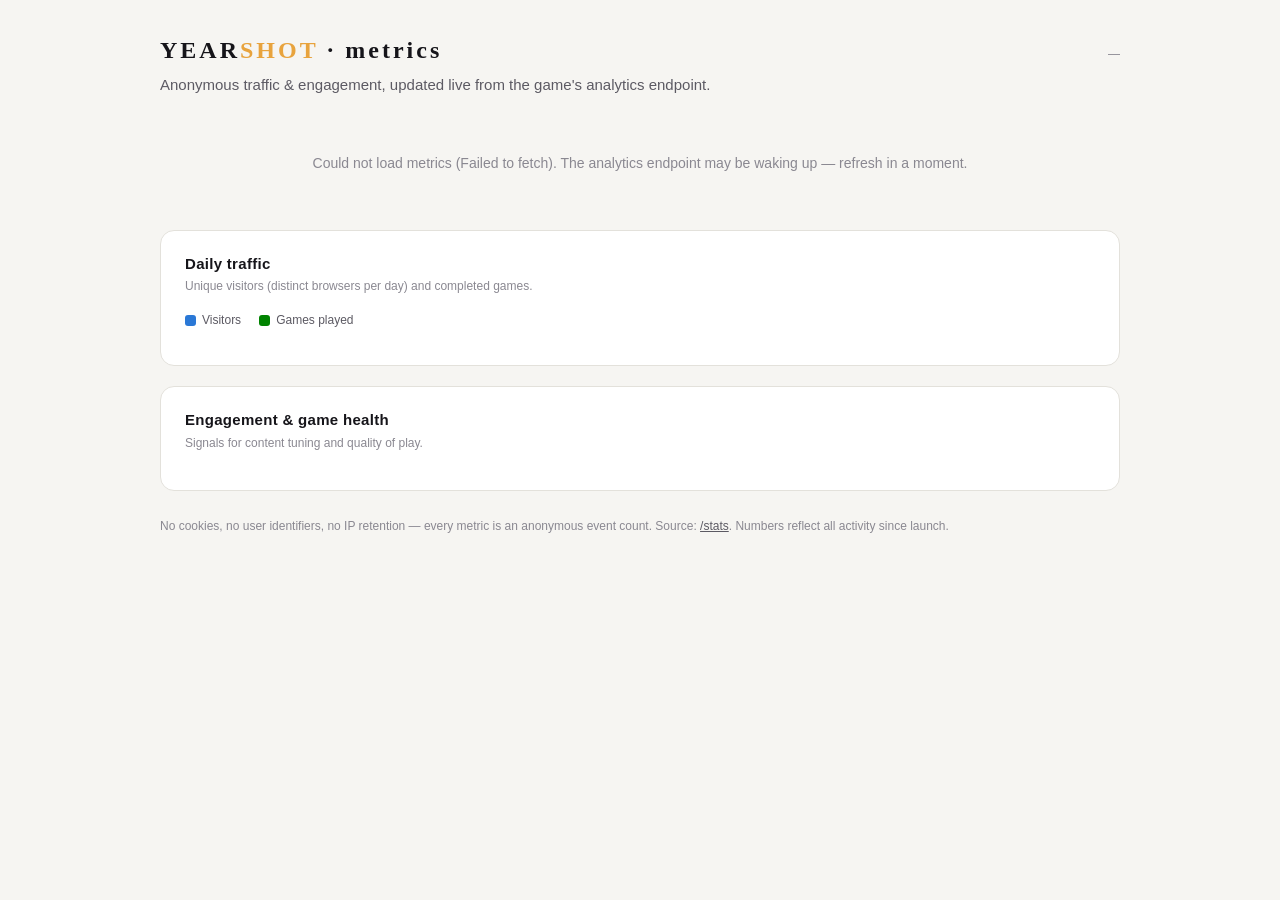
<file: dashboard.html>
<!DOCTYPE html>
<html lang="en">
<head>
<meta charset="utf-8">
<meta name="viewport" content="width=device-width, initial-scale=1">
<title>Yearshot — Traffic &amp; Engagement</title>
<meta name="robots" content="noindex">
<style>
  :root {
    --bg: #101014;
    --surface: #1a1a1f;
    --surface-2: #23232b;
    --line: #2e2e37;
    --text: #f4f2ec;
    --text-dim: #9a97a0;
    --text-mute: #6b6872;
    --accent: #e8a33d;
    --series-visitors: #3987e5;
    --series-plays: #22a06b;
    --good: #4caf6e;
    --warn: #e8a33d;
    --bad: #e05252;
  }
  :root[data-theme="light"] {
    --bg: #f6f5f2;
    --surface: #ffffff;
    --surface-2: #f0efec;
    --line: #e3e1db;
    --text: #16151a;
    --text-dim: #5c5a63;
    --text-mute: #8a8891;
    --series-visitors: #2a78d6;
    --series-plays: #008300;
  }
  @media (prefers-color-scheme: light) {
    :root:not([data-theme="dark"]) {
      --bg: #f6f5f2; --surface: #ffffff; --surface-2: #f0efec; --line: #e3e1db;
      --text: #16151a; --text-dim: #5c5a63; --text-mute: #8a8891;
      --series-visitors: #2a78d6; --series-plays: #008300;
    }
  }
  * { box-sizing: border-box; margin: 0; padding: 0; }
  body {
    background: var(--bg);
    color: var(--text);
    font-family: -apple-system, BlinkMacSystemFont, "Segoe UI", Roboto, Helvetica, Arial, sans-serif;
    -webkit-font-smoothing: antialiased;
    line-height: 1.5;
  }
  .wrap { max-width: 1000px; margin: 0 auto; padding: 32px 20px 64px; }

  header { display: flex; flex-wrap: wrap; align-items: baseline; justify-content: space-between; gap: 8px; margin-bottom: 6px; }
  .brand { font-family: Georgia, "Times New Roman", serif; font-weight: 700; font-size: 24px; letter-spacing: 3px; }
  .brand span { color: var(--accent); }
  .updated { font-size: 12px; color: var(--text-mute); font-variant-numeric: tabular-nums; }
  .subtitle { color: var(--text-dim); font-size: 15px; margin-bottom: 28px; }

  .kpis { display: grid; grid-template-columns: repeat(5, 1fr); gap: 12px; margin-bottom: 28px; }
  .kpi { background: var(--surface); border: 1px solid var(--line); border-radius: 12px; padding: 16px 16px 14px; }
  .kpi-value { font-size: 30px; font-weight: 700; font-variant-numeric: tabular-nums; letter-spacing: -0.5px; color: var(--accent); }
  .kpi-label { font-size: 11px; text-transform: uppercase; letter-spacing: 1px; color: var(--text-dim); margin-top: 4px; }
  .kpi-sub { font-size: 11px; color: var(--text-mute); margin-top: 3px; font-variant-numeric: tabular-nums; }

  .card { background: var(--surface); border: 1px solid var(--line); border-radius: 14px; padding: 22px 24px; margin-bottom: 20px; }
  .card h2 { font-size: 15px; font-weight: 600; letter-spacing: 0.3px; }
  .card-note { font-size: 12px; color: var(--text-mute); margin-top: 2px; margin-bottom: 16px; }

  .legend { display: flex; gap: 18px; margin: 4px 0 14px; font-size: 12px; color: var(--text-dim); }
  .legend span { display: inline-flex; align-items: center; gap: 6px; }
  .swatch { width: 11px; height: 11px; border-radius: 3px; display: inline-block; }

  svg { display: block; width: 100%; height: auto; overflow: visible; }
  .axis-label { fill: var(--text-mute); font-size: 11px; font-variant-numeric: tabular-nums; }
  .grid-line { stroke: var(--line); stroke-width: 1; }
  .bar { transition: opacity .12s; }
  .bar:hover { opacity: 0.78; }
  .bar-label { fill: var(--text-dim); font-size: 10px; font-variant-numeric: tabular-nums; text-anchor: middle; }

  .health-row { display: grid; grid-template-columns: 1fr auto; gap: 12px; align-items: center; padding: 11px 0; border-top: 1px solid var(--line); }
  .health-row:first-of-type { border-top: none; }
  .health-label { font-size: 13px; }
  .health-label small { color: var(--text-mute); display: block; font-size: 11px; }
  .health-value { font-size: 15px; font-weight: 600; font-variant-numeric: tabular-nums; }
  .pill { font-size: 11px; font-weight: 600; padding: 2px 9px; border-radius: 999px; margin-left: 8px; }
  .pill.good { background: rgba(76,175,110,.16); color: var(--good); }
  .pill.warn { background: rgba(232,163,61,.16); color: var(--warn); }
  .pill.bad { background: rgba(224,82,82,.16); color: var(--bad); }

  .empty { color: var(--text-mute); font-size: 14px; padding: 28px 0; text-align: center; }
  footer { margin-top: 26px; font-size: 12px; color: var(--text-mute); line-height: 1.6; }
  footer a { color: var(--text-dim); }

  #tooltip {
    position: fixed; pointer-events: none; z-index: 20; opacity: 0;
    background: var(--surface-2); border: 1px solid var(--line); border-radius: 8px;
    padding: 8px 11px; font-size: 12px; box-shadow: 0 6px 24px rgba(0,0,0,.35);
    transition: opacity .1s; font-variant-numeric: tabular-nums; white-space: nowrap;
  }
  #tooltip .tt-date { color: var(--text-dim); margin-bottom: 4px; font-size: 11px; }
  #tooltip .tt-row { display: flex; align-items: center; gap: 6px; }

  @media (max-width: 720px) {
    .kpis { grid-template-columns: repeat(2, 1fr); }
    .kpi-value { font-size: 26px; }
  }
</style>
</head>
<body>
<div class="wrap">
  <header>
    <div class="brand">YEAR<span>SHOT</span> · metrics</div>
    <div class="updated" id="updated">—</div>
  </header>
  <p class="subtitle">Anonymous traffic &amp; engagement, updated live from the game's analytics endpoint.</p>

  <div class="kpis" id="kpis"></div>

  <div class="card">
    <h2>Daily traffic</h2>
    <p class="card-note">Unique visitors (distinct browsers per day) and completed games.</p>
    <div class="legend">
      <span><i class="swatch" style="background:var(--series-visitors)"></i> Visitors</span>
      <span><i class="swatch" style="background:var(--series-plays)"></i> Games played</span>
    </div>
    <div id="traffic-chart"></div>
  </div>

  <div class="card">
    <h2>Engagement &amp; game health</h2>
    <p class="card-note">Signals for content tuning and quality of play.</p>
    <div id="health"></div>
  </div>

  <footer>
    No cookies, no user identifiers, no IP retention — every metric is an anonymous event count.
    Source: <a id="src" href="#">/stats</a>. Numbers reflect all activity since launch.
  </footer>
</div>
<div id="tooltip"></div>

<script>
"use strict";
const ENDPOINT = "https://yearshot-analytics.tuedolm.workers.dev";
const $ = (s) => document.querySelector(s);
const fmt = (n) => Number(n || 0).toLocaleString("en-US");
const pct = (n) => (n * 100).toFixed(n >= 0.1 ? 0 : 1) + "%";
const tooltip = $("#tooltip");

$("#src").href = ENDPOINT + "/stats";

function showTip(html, evt) {
  tooltip.innerHTML = html;
  tooltip.style.opacity = "1";
  const pad = 14;
  let x = evt.clientX + pad, y = evt.clientY + pad;
  const r = tooltip.getBoundingClientRect();
  if (x + r.width > window.innerWidth) x = evt.clientX - r.width - pad;
  if (y + r.height > window.innerHeight) y = evt.clientY - r.height - pad;
  tooltip.style.left = x + "px";
  tooltip.style.top = y + "px";
}
function hideTip() { tooltip.style.opacity = "0"; }

const SVGNS = "http://www.w3.org/2000/svg";
const el = (name, attrs) => {
  const n = document.createElementNS(SVGNS, name);
  for (const k in attrs) n.setAttribute(k, attrs[k]);
  return n;
};

function niceMax(v) {
  if (v <= 5) return 5;
  const pow = Math.pow(10, Math.floor(Math.log10(v)));
  const steps = [1, 2, 2.5, 5, 10];
  for (const s of steps) if (v <= s * pow) return s * pow;
  return 10 * pow;
}

function renderTraffic(daily) {
  const host = $("#traffic-chart");
  host.innerHTML = "";
  if (!daily.length) { host.innerHTML = '<div class="empty">No visits recorded yet — share the game and this fills in.</div>'; return; }

  const data = daily.slice(-30);
  const W = 920, H = 300, padL = 40, padR = 12, padT = 12, padB = 34;
  const plotW = W - padL - padR, plotH = H - padT - padB;
  const maxV = niceMax(Math.max(1, ...data.map(d => Math.max(d.visitors, d.plays))));
  const groupW = plotW / data.length;
  const barW = Math.min(18, groupW / 2.6);
  const gap = 2;
  const y = (v) => padT + plotH - (v / maxV) * plotH;

  const svg = el("svg", { viewBox: `0 0 ${W} ${H}`, role: "img", "aria-label": "Daily visitors and games played" });

  // gridlines + y labels
  const ticks = 4;
  for (let i = 0; i <= ticks; i++) {
    const val = (maxV / ticks) * i;
    const yy = y(val);
    svg.appendChild(el("line", { class: "grid-line", x1: padL, y1: yy, x2: W - padR, y2: yy }));
    const t = el("text", { class: "axis-label", x: padL - 8, y: yy + 3, "text-anchor": "end" });
    t.textContent = fmt(Math.round(val));
    svg.appendChild(t);
  }

  const showEvery = Math.ceil(data.length / 12);
  data.forEach((d, i) => {
    const gx = padL + i * groupW + groupW / 2;
    const series = [
      { key: "visitors", val: d.visitors, color: "var(--series-visitors)", label: "Visitors" },
      { key: "plays", val: d.plays, color: "var(--series-plays)", label: "Games played" },
    ];
    series.forEach((s, si) => {
      const bx = gx - barW - gap / 2 + si * (barW + gap);
      const by = y(s.val), bh = padT + plotH - by;
      if (bh > 0) {
        const rect = el("rect", { class: "bar", x: bx, y: by, width: barW, height: bh, rx: 3, fill: s.color });
        const tip = `<div class="tt-date">${d.d}</div>` +
          series.map(ss => `<div class="tt-row"><i class="swatch" style="background:${ss.color}"></i>${ss.label}: <b>${fmt(ss.val)}</b></div>`).join("");
        rect.addEventListener("mousemove", (e) => showTip(tip, e));
        rect.addEventListener("mouseleave", hideTip);
        svg.appendChild(rect);
      }
    });
    if (i % showEvery === 0) {
      const t = el("text", { class: "axis-label", x: gx, y: H - padB + 18, "text-anchor": "middle" });
      t.textContent = d.d.slice(5); // MM-DD
      svg.appendChild(t);
    }
  });

  svg.appendChild(el("line", { class: "grid-line", x1: padL, y1: padT + plotH, x2: W - padR, y2: padT + plotH }));
  host.appendChild(svg);
}

function healthRow(label, sub, value, pill) {
  const row = document.createElement("div");
  row.className = "health-row";
  const left = document.createElement("div");
  left.className = "health-label";
  left.innerHTML = label + (sub ? `<small>${sub}</small>` : "");
  const right = document.createElement("div");
  right.className = "health-value";
  right.innerHTML = value + (pill ? ` <span class="pill ${pill.cls}">${pill.text}</span>` : "");
  row.append(left, right);
  return row;
}

function renderHealth(data) {
  const host = $("#health");
  host.innerHTML = "";
  const puzzles = data.puzzles || [];
  const rounds = data.rounds || [];

  const totalPlays = puzzles.reduce((s, p) => s + p.plays, 0);
  if (!totalPlays) { host.innerHTML = '<div class="empty">No completed games yet.</div>'; return; }

  // Median game score across puzzles (weighted by plays), vs PRD 12k–18k target.
  const avgScore = Math.round(puzzles.reduce((s, p) => s + p.avg_total * p.plays, 0) / totalPlays);
  let scorePill;
  if (avgScore >= 12000 && avgScore <= 18000) scorePill = { cls: "good", text: "on target" };
  else if (avgScore > 18000) scorePill = { cls: "warn", text: "too easy" };
  else scorePill = { cls: "warn", text: "too hard" };
  host.appendChild(healthRow("Average game score", "target band 12,000–18,000", fmt(avgScore) + " / 25,000", scorePill));

  // % of rounds guessed within 2 years (PRD: should stay under 10%).
  const totalGuesses = rounds.reduce((s, r) => s + r.guesses, 0);
  const within2 = rounds.reduce((s, r) => s + (r.within2 || 0), 0);
  if (totalGuesses) {
    const rate = within2 / totalGuesses;
    const pill = rate < 0.10 ? { cls: "good", text: "non-trivial" } : { cls: "warn", text: "may be leaking" };
    host.appendChild(healthRow("Rounds nailed within 2 years", "high values mean the medium is giving it away", pct(rate), pill));
  }

  // Hint usage.
  const hints = rounds.reduce((s, r) => s + (r.hints || 0), 0);
  if (totalGuesses) host.appendChild(healthRow("Hint usage", "share of rounds where a hint was taken", pct(hints / totalGuesses)));

  // Share rate.
  const shares = (data.shares || []).reduce((s, x) => s + x.shares, 0);
  const sharePill = shares / totalPlays >= 0.15 ? { cls: "good", text: "strong" } : null;
  host.appendChild(healthRow("Share rate", "results grids copied per completed game", pct(shares / totalPlays), sharePill));
}

function renderKpis(data) {
  const daily = data.daily || [];
  const puzzles = data.puzzles || [];
  const shares = (data.shares || []).reduce((s, x) => s + x.shares, 0);

  const totalVisitors = daily.reduce((s, d) => s + d.visitors, 0);
  const totalPlays = puzzles.reduce((s, p) => s + p.plays, 0);
  const last7 = daily.slice(-7);
  const avg7 = last7.length ? Math.round(last7.reduce((s, d) => s + d.visitors, 0) / last7.length) : 0;
  const completion = totalVisitors ? totalPlays / totalVisitors : 0;
  const shareRate = totalPlays ? shares / totalPlays : 0;

  const kpis = [
    { v: fmt(totalVisitors), l: "Unique visitors", s: "since launch" },
    { v: fmt(avg7), l: "Avg daily visitors", s: "last 7 days" },
    { v: fmt(totalPlays), l: "Games played", s: "completed" },
    { v: totalVisitors ? pct(completion) : "—", l: "Completion rate", s: "visitors → finished" },
    { v: totalPlays ? pct(shareRate) : "—", l: "Share rate", s: "grids copied" },
  ];
  $("#kpis").innerHTML = kpis.map(k =>
    `<div class="kpi"><div class="kpi-value">${k.v}</div><div class="kpi-label">${k.l}</div><div class="kpi-sub">${k.s}</div></div>`
  ).join("");
}

fetch(ENDPOINT + "/stats", { cache: "no-cache" })
  .then((r) => { if (!r.ok) throw new Error("HTTP " + r.status); return r.json(); })
  .then((data) => {
    renderKpis(data);
    renderTraffic(data.daily || []);
    renderHealth(data);
    const now = new Date();
    $("#updated").textContent = "updated " + now.toISOString().slice(0, 16).replace("T", " ") + " UTC";
  })
  .catch((e) => {
    $("#kpis").innerHTML = '<div class="empty" style="grid-column:1/-1">Could not load metrics (' + e.message + '). The analytics endpoint may be waking up — refresh in a moment.</div>';
  });
</script>
</body>
</html>
</file>
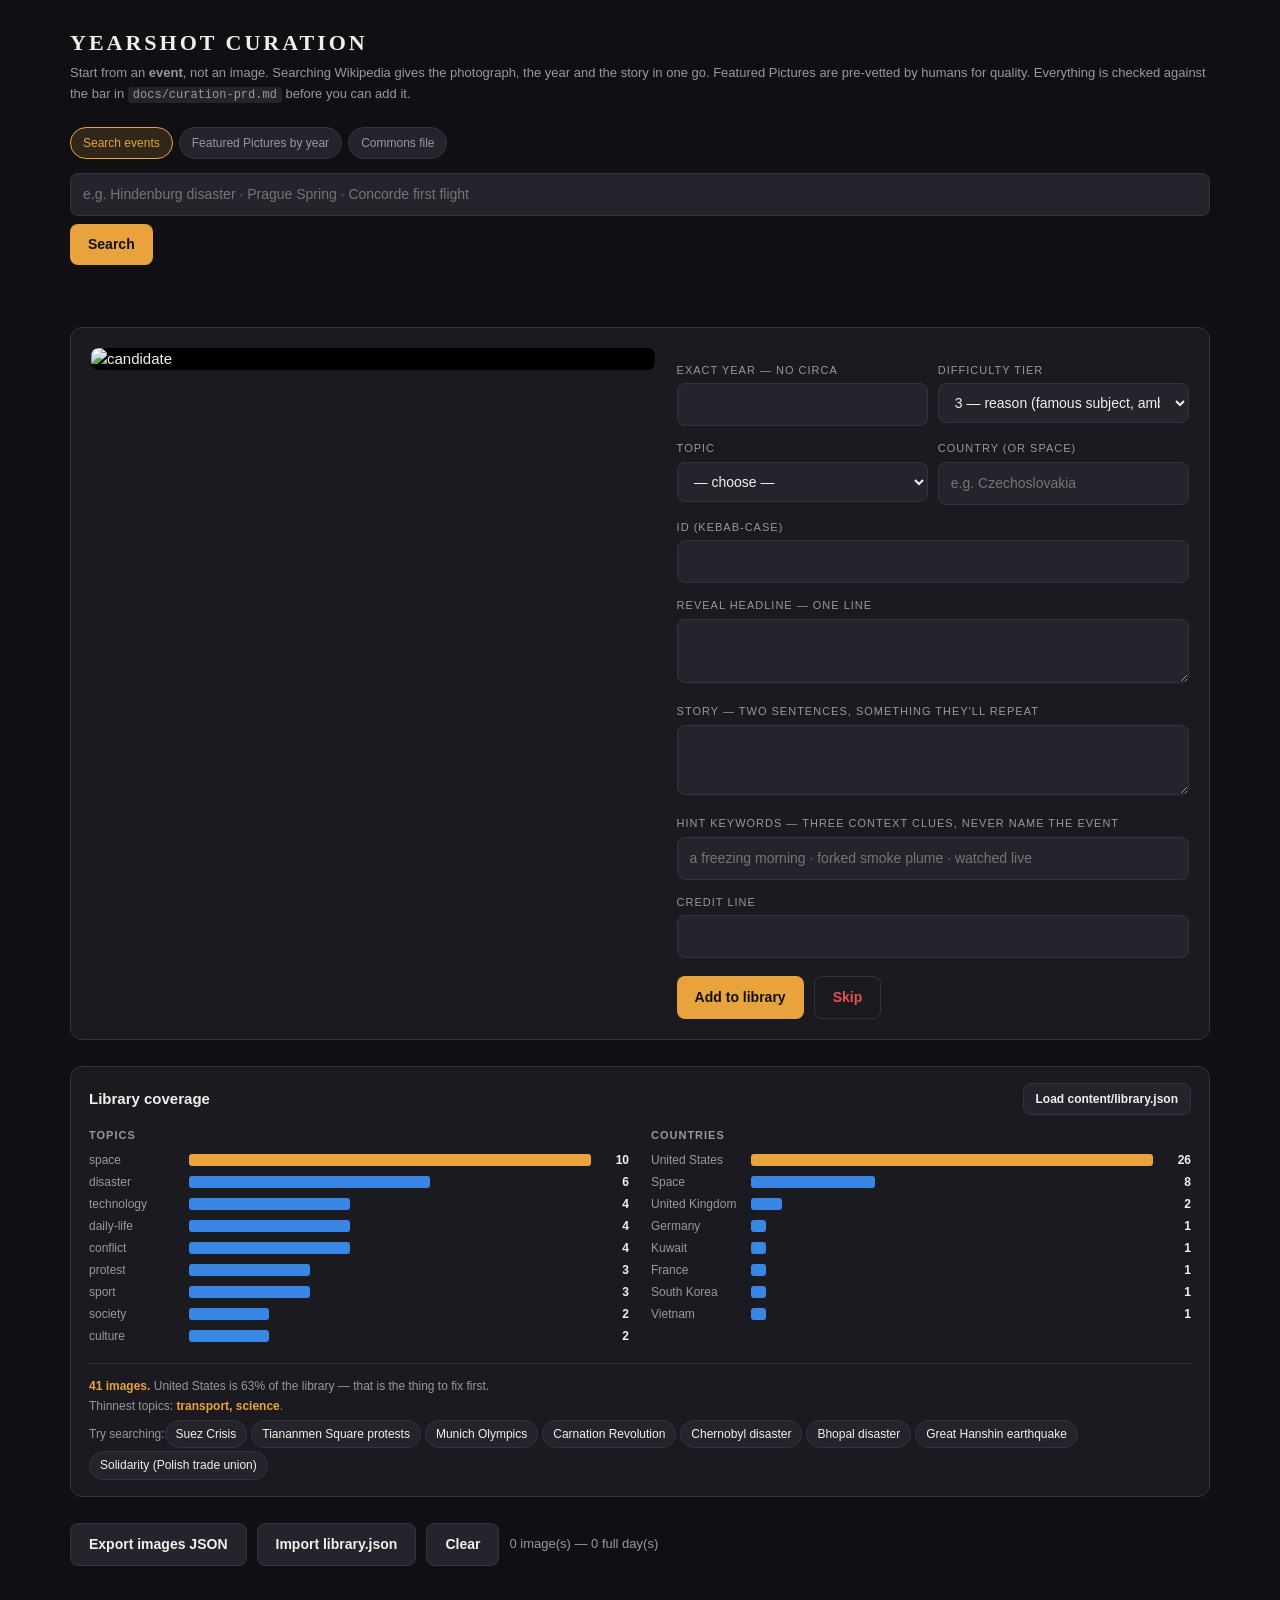
<file: tools/curate.html>
<!DOCTYPE html>
<html lang="en">
<head>
<meta charset="utf-8">
<meta name="viewport" content="width=device-width, initial-scale=1">
<title>Yearshot curation</title>
<style>
:root{--bg:#101014;--surface:#1a1a20;--s2:#24242c;--line:#34343e;--text:#f2f0eb;
  --dim:#9a97a0;--mute:#6b6872;--accent:#e8a33d;--green:#4caf6e;--red:#e05252;--blue:#3987e5}
*{box-sizing:border-box;margin:0;padding:0}
body{background:var(--bg);color:var(--text);font:15px/1.5 -apple-system,BlinkMacSystemFont,"Segoe UI",Roboto,sans-serif;-webkit-font-smoothing:antialiased}
.wrap{max-width:1180px;margin:0 auto;padding:26px 20px 80px}
h1{font-family:Georgia,serif;letter-spacing:3px;font-size:22px}
.sub{color:var(--dim);font-size:13px;margin:4px 0 22px;line-height:1.6}
.sub code{background:var(--s2);padding:1px 5px;border-radius:4px;font-size:12px}

.searchbar{display:flex;gap:8px;flex-wrap:wrap;margin-bottom:10px}
input,textarea,select{background:var(--s2);border:1px solid var(--line);color:var(--text);
  border-radius:8px;padding:10px 12px;font:inherit;font-size:14px;width:100%}
textarea{resize:vertical;min-height:70px;line-height:1.5}
button{background:var(--accent);color:var(--bg);border:none;border-radius:8px;
  padding:10px 18px;font:inherit;font-size:14px;font-weight:600;cursor:pointer;white-space:nowrap}
button.sec{background:var(--s2);color:var(--text);border:1px solid var(--line)}
button.rej{background:transparent;color:var(--red);border:1px solid var(--line)}
button:disabled{opacity:.4;cursor:default}
.modes{display:flex;gap:6px;margin-bottom:14px;flex-wrap:wrap}
.mode{font-size:12px;padding:6px 12px;border-radius:999px;background:var(--s2);
  border:1px solid var(--line);color:var(--dim);cursor:pointer}
.mode.on{background:rgba(232,163,61,.15);border-color:var(--accent);color:var(--accent)}

.status{font-size:13px;color:var(--dim);min-height:20px;margin-bottom:10px}
.status.err{color:var(--red)}

.results{display:grid;grid-template-columns:repeat(auto-fill,minmax(210px,1fr));gap:12px}
.hit{background:var(--surface);border:1px solid var(--line);border-radius:10px;
  overflow:hidden;cursor:pointer;display:flex;flex-direction:column}
.hit:hover{border-color:var(--accent)}
.hit img{width:100%;height:120px;object-fit:cover;background:#000}
.hit .t{padding:8px 10px;font-size:13px;font-weight:600}
.hit .d{padding:0 10px 9px;font-size:11px;color:var(--mute);line-height:1.4;
  display:-webkit-box;-webkit-line-clamp:2;-webkit-box-orient:vertical;overflow:hidden}

.editor{display:grid;grid-template-columns:1.1fr 1fr;gap:22px;margin-top:22px;
  background:var(--surface);border:1px solid var(--line);border-radius:12px;padding:20px}
.editor img{width:100%;border-radius:8px;background:#000;cursor:zoom-in;display:block}
label{display:block;font-size:11px;text-transform:uppercase;letter-spacing:1px;
  color:var(--dim);margin:14px 0 5px}
.row{display:flex;gap:10px}
.row>*{flex:1}
.checks{font-size:12px;line-height:1.9;margin-top:12px}
.ok{color:var(--green)}.bad{color:var(--red)}.warn{color:var(--accent)}
.src{font-size:11px;color:var(--mute);margin-top:8px}
.src a{color:var(--dim)}
.editor-actions{display:flex;gap:10px;margin-top:18px}
.blocked{background:rgba(224,82,82,.1);border:1px solid var(--red);border-radius:8px;
  padding:10px 12px;font-size:12px;color:var(--red);margin-top:12px;line-height:1.5}

.libbar{display:flex;gap:10px;align-items:center;flex-wrap:wrap;margin:26px 0 10px}
#count{font-size:13px;color:var(--dim)}
.lib{display:flex;flex-direction:column;gap:7px}
.lrow{display:grid;grid-template-columns:52px 46px 1fr auto auto;gap:10px;align-items:center;
  background:var(--s2);border-radius:8px;padding:7px 10px;font-size:13px}
.lrow img{width:52px;height:36px;object-fit:cover;border-radius:4px}
.lrow .y{font-weight:700}
.lrow .x{background:none;border:none;color:var(--red);cursor:pointer;padding:4px;font-size:15px}
.alt-label{font-size:11px;color:var(--mute);margin:10px 0 6px}
.alt-strip{display:flex;gap:6px;overflow-x:auto;padding-bottom:4px}
.alt-strip img{width:78px;height:56px;object-fit:cover;border-radius:5px;cursor:pointer;
  background:#000;border:2px solid transparent;flex:none}
.alt-strip img:hover{border-color:var(--dim)}
.alt-strip img.on{border-color:var(--accent)}
.coverage{background:var(--surface);border:1px solid var(--line);border-radius:12px;
  padding:16px 18px;margin-top:26px}
.cov-head{display:flex;justify-content:space-between;align-items:center;gap:10px;margin-bottom:12px}
button.small{font-size:12px;padding:6px 12px}
.cov-body{display:grid;grid-template-columns:1fr 1fr;gap:22px}
.cov-col h4{font-size:11px;text-transform:uppercase;letter-spacing:1px;color:var(--dim);
  font-weight:600;margin-bottom:7px}
.bar{display:grid;grid-template-columns:92px 1fr 30px;gap:8px;align-items:center;
  font-size:12px;color:var(--dim);margin-bottom:4px}
.bar i{display:block;height:12px;border-radius:3px;background:var(--blue);min-width:2px}
.bar i.over{background:var(--accent)}
.bar b{text-align:right;color:var(--text);font-weight:600}
.cov-gaps{margin-top:14px;padding-top:12px;border-top:1px solid var(--line);font-size:12px;
  color:var(--dim);line-height:1.7}
.cov-gaps b{color:var(--accent)}
.gap-chip{display:inline-block;background:var(--s2);border:1px solid var(--line);
  border-radius:999px;padding:3px 10px;margin:3px 4px 0 0;cursor:pointer;color:var(--text)}
.gap-chip:hover{border-color:var(--accent)}
@media(max-width:700px){.cov-body{grid-template-columns:1fr}}
#lightbox{position:fixed;inset:0;background:rgba(0,0,0,.92);display:none;align-items:center;
  justify-content:center;z-index:50;cursor:zoom-out;padding:24px}
#lightbox.on{display:flex}
#lightbox img{max-width:100%;max-height:92vh;object-fit:contain;border-radius:6px}
@media(max-width:860px){.editor{grid-template-columns:1fr}}
</style>
</head>
<body>
<div class="wrap">
  <h1>YEARSHOT CURATION</h1>
  <p class="sub">
    Start from an <strong>event</strong>, not an image. Searching Wikipedia gives the
    photograph, the year and the story in one go. Featured Pictures are pre-vetted by
    humans for quality. Everything is checked against the bar in
    <code>docs/curation-prd.md</code> before you can add it.
  </p>

  <div class="modes">
    <div class="mode on" data-mode="event">Search events</div>
    <div class="mode" data-mode="featured">Featured Pictures by year</div>
    <div class="mode" data-mode="file">Commons file</div>
  </div>

  <div class="searchbar">
    <input id="q" placeholder="e.g. Hindenburg disaster · Prague Spring · Concorde first flight">
    <button id="go">Search</button>
  </div>
  <div class="status" id="status"></div>
  <div class="results" id="results"></div>

  <div class="editor" id="editor" hidden>
    <div>
      <img id="preview" alt="candidate">
      <div id="alts" hidden></div>
      <div class="checks" id="checks"></div>
      <div class="src" id="src"></div>
      <div class="blocked" id="blocked" hidden></div>
    </div>
    <div>
      <div class="row">
        <div>
          <label for="year">Exact year — no circa</label>
          <input id="year" type="number" min="1826" max="2100">
        </div>
        <div>
          <label for="tier">Difficulty tier</label>
          <select id="tier">
            <option value="1">1 — gift (the year is common knowledge)</option>
            <option value="2">2 — recall (famous, year takes effort)</option>
            <option value="3" selected>3 — reason (famous subject, ambiguous year)</option>
            <option value="4">4 — read the era</option>
            <option value="5">5 — devious (feels like another decade)</option>
          </select>
        </div>
      </div>
      <div class="row">
        <div>
          <label for="topic">Topic</label>
          <!-- No default on purpose: defaulting to a real topic silently tags
               everything the curator forgets to set, and "space" is already
               the most over-represented category in the library. -->
          <select id="topic">
            <option value="" selected>— choose —</option>
            <option>space</option><option>conflict</option><option>disaster</option>
            <option>politics</option><option>protest</option><option>sport</option>
            <option>culture</option><option>technology</option><option>transport</option>
            <option>daily-life</option><option>society</option><option>science</option>
          </select>
        </div>
        <div>
          <label for="country">Country (or Space)</label>
          <input id="country" placeholder="e.g. Czechoslovakia">
        </div>
      </div>
      <label for="id">id (kebab-case)</label>
      <input id="id">
      <label for="blurb">Reveal headline — one line</label>
      <textarea id="blurb" style="min-height:52px"></textarea>
      <label for="story">Story — two sentences, something they'll repeat</label>
      <textarea id="story"></textarea>
      <label for="keywords">Hint keywords — three context clues, never name the event</label>
      <input id="keywords" placeholder="a freezing morning · forked smoke plume · watched live">
      <label for="credit">Credit line</label>
      <input id="credit">
      <div class="editor-actions">
        <button id="add">Add to library</button>
        <button id="skip" class="rej">Skip</button>
      </div>
    </div>
  </div>

  <div class="coverage" id="coverage" hidden>
    <div class="cov-head">
      <strong>Library coverage</strong>
      <button id="loadlib" class="sec small">Load content/library.json</button>
    </div>
    <div class="cov-body" id="cov-body"></div>
    <div class="cov-gaps" id="cov-gaps"></div>
  </div>

  <div class="libbar">
    <button id="export" class="sec">Export images JSON</button>
    <button id="import" class="sec">Import library.json</button>
    <input type="file" id="importfile" accept=".json" hidden>
    <button id="clear" class="sec">Clear</button>
    <span id="count"></span>
  </div>
  <div class="lib" id="lib"></div>
</div>
<div id="lightbox"><img alt="full size"></div>

<script>
"use strict";
const $ = (id) => document.getElementById(id);
const KEY = "ys.curation";
let lib = [];
try { lib = JSON.parse(localStorage.getItem(KEY)) || []; } catch { lib = []; }
let mode = "event";
let current = null;

/* ---------- Content guardrails ----------
   War and difficult history belong in this game — that is the history worth
   learning. The line is drawn at graphic imagery, not at dark subject matter,
   so battles, protests, disasters and their aftermath all pass while gore does
   not. A short list of atrocity contexts stays blocked because their imagery is
   overwhelmingly of victims, which no scoring screen should sit beneath. */
const GRAPHIC = new RegExp("\\b(" + [
  "corpse","corpses","dead body","dead bodies","cadaver","mass grave","skeletal remains",
  "execution","executed","beheading","decapitat","hanging of","lynching","lynched",
  "firing squad","mutilat","dismember","disembowel","torture","tortured",
  "gore","gory","bloodied","blood-soaked","severed",
  "concentration camp","extermination camp","gas chamber","auschwitz","dachau",
  "buchenwald","treblinka","holocaust victim","genocide","massacre of","emaciated"
].join("|") + ")\\b", "i");

const FREE = /public domain|^cc0|^cc by(-sa)?[ -]?\d/i;

/* Articles lead with flags, maps, crests and paintings as often as photographs,
   and none of those carry photographic era cues. Checked against filename and
   categories rather than the article text, which legitimately mentions maps. */
const NOT_PHOTO = new RegExp("\\b(" + [
  "flag of","coat of arms","emblem","crest","seal of","logo",
  "map of","maps of","atlas","cartograph","diagram","chart of",
  "painting","portrait painting","engraving","lithograph","etching","woodcut",
  "drawing","illustration","manuscript","poster","stamp","banknote","medal",
  // Non-English archives label these in their own language, and an
  // English-only list let a Portuguese flag ("Bandeira") through.
  "gemälde","zeichnung","stich","karte","flagge",
  "bandeira","bandera","drapeau","vlag","flagga","lippu",
  "mapa","mappa","carte de","escudo","brasão","wappen","pintura","peinture"
].join("|") + ")\\b", "i");

const api = async (url) => (await fetch(url)).json();
const strip = (s) => (s || "").replace(/<[^>]*>/g, "").replace(/\s+/g, " ").trim();
const setStatus = (t, err) => { $("status").textContent = t; $("status").className = "status" + (err ? " err" : ""); };

/* ---------- Search modes ---------- */

async function searchEvents(q) {
  const url = "https://en.wikipedia.org/w/api.php?action=query&format=json&origin=*"
    + "&generator=search&gsrlimit=18&gsrsearch=" + encodeURIComponent(q)
    + "&prop=pageimages|extracts&exintro=1&explaintext=1&exsentences=2&piprop=thumbnail&pithumbsize=400";
  const j = await api(url);
  const pages = Object.values(j.query?.pages || {});
  pages.sort((a, b) => (a.index || 99) - (b.index || 99));
  return pages.map((p) => ({
    kind: "event", title: p.title,
    thumb: p.thumbnail?.source || "",
    desc: strip(p.extract).slice(0, 180),
  }));
}

async function searchFeatured(year) {
  // Human-vetted for quality; the PRD's quality bar is already enforced here.
  const cat = /^\d{4}$/.test(year.trim())
    ? `Featured pictures taken in ${year.trim()}` : `Featured pictures of ${year.trim()}`;
  const url = "https://commons.wikimedia.org/w/api.php?action=query&format=json&origin=*"
    + "&generator=categorymembers&gcmtype=file&gcmlimit=30&gcmtitle=" + encodeURIComponent("Category:" + cat)
    + "&prop=imageinfo&iiprop=url&iiurlwidth=400";
  const j = await api(url);
  const pages = Object.values(j.query?.pages || {});
  return pages.map((p) => ({
    kind: "file", title: p.title.replace("File:", ""),
    thumb: p.imageinfo?.[0]?.thumburl || "", desc: "",
  }));
}

$("go").addEventListener("click", run);
$("q").addEventListener("keydown", (e) => { if (e.key === "Enter") run(); });

document.querySelectorAll(".mode").forEach((m) => m.addEventListener("click", () => {
  document.querySelectorAll(".mode").forEach((x) => x.classList.remove("on"));
  m.classList.add("on");
  mode = m.dataset.mode;
  $("q").placeholder = mode === "event"
    ? "e.g. Hindenburg disaster · Prague Spring · Concorde first flight"
    : mode === "featured" ? "a year, e.g. 1985 — or a topic, e.g. Berlin"
    : "a Commons file name or URL";
  $("results").innerHTML = ""; setStatus("");
}));

async function run() {
  const q = $("q").value.trim();
  if (!q) return;
  setStatus("Searching…"); $("results").innerHTML = "";
  try {
    if (mode === "file") { await loadFile(q.replace(/^File:/, "").split("/").pop()); return; }
    const hits = mode === "event" ? await searchEvents(q) : await searchFeatured(q);
    if (!hits.length) { setStatus("Nothing found. Try different wording.", true); return; }
    setStatus(`${hits.length} result(s) — pick one`);
    renderHits(hits);
  } catch (e) { setStatus("Search failed: " + e.message, true); }
}

function renderHits(hits) {
  const host = $("results"); host.innerHTML = "";
  for (const h of hits) {
    const card = document.createElement("div");
    card.className = "hit";
    if (h.thumb) {
      const im = document.createElement("img");
      im.src = h.thumb; im.loading = "lazy"; card.appendChild(im);
    }
    const t = document.createElement("div"); t.className = "t"; t.textContent = h.title;
    const d = document.createElement("div"); d.className = "d"; d.textContent = h.desc;
    card.append(t, d);
    card.addEventListener("click", () =>
      h.kind === "event" ? loadEvent(h.title) : loadFile(h.title));
    host.appendChild(card);
  }
}

/* ---------- Loading a candidate ---------- */

async function loadEvent(title) {
  setStatus("Loading " + title + "…");
  // The lead image is often the defining photograph — but plenty of articles
  // lead with a flag, map or infobox graphic instead, so every image on the
  // page is collected and offered rather than dead-ending on a bad lead.
  const j = await api("https://en.wikipedia.org/w/api.php?action=query&format=json&origin=*"
    + "&prop=pageimages|extracts|images&imlimit=40&exintro=1&explaintext=1&piprop=original"
    + "&titles=" + encodeURIComponent(title));
  const page = Object.values(j.query?.pages || {})[0] || {};
  const summary = strip(page.extract);
  const ctx = { summary, article: title };

  const pageFiles = (page.images || [])
    .map((i) => i.title.replace("File:", ""))
    .filter((f) => /\.(jpe?g|png)$/i.test(f) && !NOT_PHOTO.test(f) && !/icon|symbol|arrow|blank/i.test(f));

  const lead = page.original?.source
    ? decodeURIComponent(page.original.source.split("/").pop()) : "";
  const ordered = lead ? [lead, ...pageFiles.filter((f) => f !== lead)] : pageFiles;
  if (!ordered.length) { setStatus("No usable images on that article.", true); return; }

  articleFiles = ordered.slice(0, 12);
  articleCtx = ctx;
  await loadFile(articleFiles[0], ctx);
  renderAlternates();
}

let articleFiles = [], articleCtx = {};

function renderAlternates() {
  const host = $("alts");
  if (articleFiles.length < 2) { host.hidden = true; return; }
  host.hidden = false;
  host.innerHTML = '<div class="alt-label">Other images in this article — the lead is often a flag or map</div>';
  const strip_ = document.createElement("div");
  strip_.className = "alt-strip";
  for (const f of articleFiles) {
    const im = document.createElement("img");
    im.src = "https://commons.wikimedia.org/wiki/Special:FilePath/"
      + encodeURIComponent(f) + "?width=160";
    im.loading = "lazy";
    im.title = f;
    if (current && f === current.commonsFile) im.className = "on";
    im.onclick = async () => { await loadFile(f, articleCtx); renderAlternates(); };
    strip_.appendChild(im);
  }
  host.appendChild(strip_);
}

async function loadFile(file, ctx = {}) {
  setStatus("Checking licence and metadata…");
  const j = await api("https://commons.wikimedia.org/w/api.php?action=query&format=json&origin=*"
    + "&prop=imageinfo|categories&cllimit=100&iiprop=extmetadata|size|mime|url&iiurlwidth=1000"
    + "&iiextmetadatafilter=LicenseShortName|Artist|DateTimeOriginal|ImageDescription"
    + "&titles=" + encodeURIComponent("File:" + file));
  const page = Object.values(j.query?.pages || {})[0] || {};
  if (page.missing !== undefined || !page.imageinfo) {
    // Fair-use images live on Wikipedia, not Commons, and can never be used.
    setStatus("Not on Commons — probably non-free. Skip it.", true); return;
  }
  const ii = page.imageinfo[0], md = ii.extmetadata || {};
  const cats = (page.categories || []).map((c) => c.title.replace("Category:", ""));
  const desc = strip(md.ImageDescription?.value);

  current = {
    commonsFile: file,
    license: md.LicenseShortName?.value || "",
    artist: strip(md.Artist?.value),
    dateOriginal: strip(md.DateTimeOriginal?.value),
    description: desc,
    summary: ctx.summary || desc,
    article: ctx.article || "",
    width: ii.width, height: ii.height, mime: ii.mime,
    preview: ii.thumburl || ii.url,
    full: ii.url,
    page: "https://commons.wikimedia.org/wiki/File:" + encodeURIComponent(file),
    categories: cats,
  };
  showEditor();
  setStatus("");
}

/* ---------- Year: only ever offered, never assumed ---------- */

function yearsIn(t) { return [...new Set((t || "").match(/\b(1[89]\d{2}|20\d{2})\b/g) || [])].map(Number); }
function approximate(t) { return /\bcirca\b|\bca\.\s*\d{4}|\bapprox|\bbetween\b|\d{4}s\b/i.test(t || ""); }
function hasClock(t) { return /\d{4}-\d{2}-\d{2}[ T]\d{2}:\d{2}/.test(t || ""); }

function proposeYear(c) {
  // A date field carrying a clock time is usually when a scanner wrote the
  // file, not when the photograph was taken.
  const dateYears = hasClock(c.dateOriginal) ? [] : yearsIn(c.dateOriginal);
  const nameYears = yearsIn(c.commonsFile);
  const artYears = yearsIn(c.article + " " + c.summary.slice(0, 200));
  const agree = (a, b) => a.filter((y) => b.includes(y));
  for (const pair of [[dateYears, nameYears], [dateYears, artYears], [nameYears, artYears]]) {
    const m = agree(pair[0], pair[1]);
    if (m.length === 1) return { year: m[0], why: "two sources agree" };
  }
  if (dateYears.length === 1 && !nameYears.length) return { year: dateYears[0], why: "archive date field" };
  return { year: null, why: "sources disagree — set it yourself" };
}

function draftStory(c) {
  // Extractive: the article's own opening, trimmed to two sentences. Raw
  // material to rewrite, never something to ship unread.
  const s = (c.summary || "").replace(/\s+/g, " ").trim();
  const parts = s.match(/[^.!?]+[.!?]+/g) || [];
  return parts.slice(0, 2).join(" ").trim();
}

function kebab(s) {
  return s.toLowerCase().replace(/\.[a-z]+$/, "").replace(/[^a-z0-9]+/g, "-")
          .replace(/^-|-$/g, "").slice(0, 42);
}

/* ---------- Editor ---------- */

function showEditor() {
  const c = current;
  $("editor").hidden = false;
  $("preview").src = c.preview;
  $("preview").onclick = () => {
    $("lightbox").querySelector("img").src = c.full;
    $("lightbox").classList.add("on");
  };

  const blob = [c.commonsFile, c.description, c.summary, c.categories.join(" ")].join(" ");
  const graphic = blob.match(GRAPHIC);
  const notPhoto = [c.commonsFile, c.categories.join(" ")].join(" ").match(NOT_PHOTO);
  const free = FREE.test(c.license);
  // Tiered rather than a single cutoff. The game draws the photograph at most
  // 900px wide, so ~1200px covers a high-DPR phone comfortably; between 800
  // and 1200 it is merely soft, which is the curator's call to make, not a
  // reason to hide genuinely important material. Below 800 it looks bad.
  const big = c.width >= 800;
  const soft = c.width < 1200;
  const isPhoto = (c.mime || "").startsWith("image/") && !(c.mime || "").includes("svg") && !notPhoto;
  const approx = approximate(c.dateOriginal) || approximate(c.summary.slice(0, 160));

  const line = (ok, text) => `<div class="${ok ? "ok" : "bad"}">${ok ? "✓" : "✗"} ${text}</div>`;
  $("checks").innerHTML =
    line(free, `Licence: ${c.license || "unknown"}`) +
    (big && soft
      ? `<div class="warn">! Resolution: ${c.width}×${c.height} — soft on a large screen, your call</div>`
      : line(big, `Resolution: ${c.width}×${c.height}`)) +
    line(isPhoto, notPhoto ? `Not a photograph — looks like a ${notPhoto[0]}` : `Type: ${c.mime}`) +
    line(!approx, approx ? "Date is approximate — unusable" : "Date is not hedged") +
    (c.article ? `<div class="ok">✓ Story source: ${c.article}</div>` : `<div class="warn">! No article — you'll write the story cold</div>`);

  $("src").innerHTML = `<a href="${c.page}" target="_blank" rel="noopener">view on Commons ↗</a>`
    + (c.artist ? ` · ${c.artist.slice(0, 70)}` : "");

  $("blocked").hidden = !graphic;
  if (graphic) {
    $("blocked").textContent = `Blocked as graphic ("${graphic[0]}"). War and hard history belong here — `
      + `imagery of bodies, executions or atrocity does not.`;
  }

  // Country is offered, never assumed — orbital shots are "Space", and the
  // first country named in the article is usually where it happened.
  const COUNTRIES = ["United States","United Kingdom","England","Scotland","France","Germany",
    "Italy","Spain","Portugal","Netherlands","Belgium","Poland","Czechoslovakia","Czech Republic",
    "Hungary","Austria","Switzerland","Sweden","Norway","Denmark","Finland","Iceland","Ireland",
    "Russia","Soviet Union","Ukraine","Romania","Bulgaria","Greece","Turkey","Yugoslavia","Serbia",
    "China","Japan","South Korea","North Korea","Vietnam","India","Pakistan","Indonesia","Thailand",
    "Malaysia","Singapore","Philippines","Australia","New Zealand","Canada","Mexico","Brazil",
    "Argentina","Chile","Peru","Colombia","Cuba","Egypt","Israel","Lebanon","Syria","Iraq","Iran",
    "Kuwait","Saudi Arabia","South Africa","Nigeria","Kenya","Ethiopia","Morocco","Hong Kong"];
  const hay = [c.article, c.summary.slice(0, 400), c.categories.join(" ")].join(" ");
  const spaceish = /\b(orbit|lunar|moon|mars|spacecraft|astronaut|cosmonaut|satellite)\b/i.test(hay)
    && !/\blaunch (pad|site|complex)\b/i.test(hay);
  const found = COUNTRIES.find((n) => new RegExp("\\b" + n + "\\b", "i").test(hay));
  $("country").value = spaceish ? "Space" : (found || "");

  const p = proposeYear(c);
  $("year").value = p.year || "";
  $("id").value = kebab(c.article || c.commonsFile);
  $("topic").value = "";
  $("blurb").value = "";
  $("story").value = draftStory(c);
  $("keywords").value = "";
  $("credit").value = c.artist
    ? c.artist.slice(0, 80) + (/public domain/i.test(c.license) ? " — public domain" : ` (${c.license})`)
    : c.license;

  const blockAdd = !free || !big || !isPhoto || approx || !!graphic;
  $("add").disabled = blockAdd;
  $("add").textContent = blockAdd ? "Fails the bar" : "Add to library";
  if (!p.year) setStatus("Year needs your call — " + p.why);
}

$("skip").addEventListener("click", () => { $("editor").hidden = true; current = null; });

$("add").addEventListener("click", () => {
  const year = parseInt($("year").value, 10);
  const kw = $("keywords").value.split(/·|,|\|/).map((s) => s.trim()).filter(Boolean);
  if (!year || !$("id").value.trim() || !$("blurb").value.trim() || !$("story").value.trim()) {
    alert("Need id, exact year, headline and story."); return;
  }
  if (kw.length !== 3) { alert("Need exactly 3 hint keywords, separated by ·"); return; }
  if (!$("topic").value) { alert("Choose a topic — it drives variety scheduling."); return; }
  if (!$("country").value.trim()) { alert("Set a country (or Space)."); return; }
  lib.push({
    id: $("id").value.trim(),
    commonsFile: current.commonsFile,
    year, difficulty: parseInt($("tier").value, 10),
    topic: $("topic").value,
    country: $("country").value.trim(),
    blurb: $("blurb").value.trim(),
    story: $("story").value.trim(),
    keywords: kw,
    credit: $("credit").value.trim(),
    // Kept so stories can be rewritten later from the original source rather
    // than from the extractive draft.
    sourceSummary: (current.summary || "").slice(0, 600),
    sourceArticle: current.article || "",
    verified: { license: current.license, artist: current.artist, dateOriginal: current.dateOriginal },
  });
  save();
  $("editor").hidden = true; current = null;
  setStatus("Added. Search the next event.");
});

/* ---------- Library ---------- */

function save() { localStorage.setItem(KEY, JSON.stringify(lib)); render(); renderCoverage(); }

function render() {
  $("count").textContent = `${lib.length} image(s) — ${Math.floor(lib.length / 5)} full day(s)`;
  const host = $("lib"); host.innerHTML = "";
  lib.forEach((img, i) => {
    const r = document.createElement("div"); r.className = "lrow";
    const im = document.createElement("img");
    im.src = "https://commons.wikimedia.org/wiki/Special:FilePath/"
      + encodeURIComponent(img.commonsFile) + "?width=120";
    const y = document.createElement("span"); y.className = "y"; y.textContent = img.year;
    const t = document.createElement("span"); t.textContent = img.id;
    const d = document.createElement("span"); d.style.color = "var(--mute)"; d.textContent = "t" + img.difficulty;
    const x = document.createElement("button"); x.className = "x"; x.textContent = "✕";
    x.onclick = () => { lib.splice(i, 1); save(); };
    r.append(im, y, t, d, x); host.appendChild(r);
  });
}

$("export").addEventListener("click", () => {
  const b = new Blob([JSON.stringify(lib, null, 2)], { type: "application/json" });
  const a = document.createElement("a");
  a.href = URL.createObjectURL(b); a.download = "curated-images.json"; a.click();
  URL.revokeObjectURL(a.href);
});
$("import").addEventListener("click", () => $("importfile").click());
$("importfile").addEventListener("change", async (e) => {
  const f = e.target.files[0]; if (!f) return;
  const d = JSON.parse(await f.text());
  lib = Array.isArray(d) ? d : (d.images || []); save();
});
$("clear").addEventListener("click", () => {
  if (confirm("Clear the working library? Export first if you want to keep it.")) { lib = []; save(); }
});

/* ---------- Coverage ----------
   The library is lopsided — 63% United States, space the largest topic by a
   distance — and that is invisible while curating one photograph at a time.
   Showing the shape of what already exists, plus the thinnest areas, turns
   "find a good photo" into "find a good photo we are missing". */

let existing = [];   // content/library.json, when it can be loaded

async function loadExisting() {
  try {
    const j = await (await fetch("../content/library.json", { cache: "no-cache" })).json();
    existing = j.images || [];
  } catch { existing = []; }
  renderCoverage();
}

const TOPIC_LIST = ["space","conflict","disaster","politics","protest","sport",
                    "culture","technology","transport","daily-life","society","science"];

function tally(list, key) {
  const m = new Map();
  for (const i of list) m.set(i[key] || "—", (m.get(i[key] || "—") || 0) + 1);
  return [...m.entries()].sort((a, b) => b[1] - a[1]);
}

function bars(rows, total, host, overShare) {
  host.innerHTML = "";
  const max = Math.max(1, ...rows.map((r) => r[1]));
  for (const [name, n] of rows.slice(0, 9)) {
    const share = n / total;
    const row = document.createElement("div"); row.className = "bar";
    const l = document.createElement("span"); l.textContent = name;
    const barWrap = document.createElement("span");
    const bar = document.createElement("i");
    bar.style.width = (n / max * 100) + "%";
    if (share > overShare) bar.classList.add("over");
    barWrap.appendChild(bar);
    const b = document.createElement("b"); b.textContent = n;
    row.append(l, barWrap, b);
    host.appendChild(row);
  }
}

function renderCoverage() {
  const all = existing.concat(lib);
  $("coverage").hidden = false;
  if (!all.length) {
    $("cov-body").innerHTML = "";
    $("cov-gaps").textContent = "Load the library to see what is already covered.";
    return;
  }
  $("cov-body").innerHTML = '<div class="cov-col"><h4>Topics</h4><div id="cov-topics"></div></div>'
    + '<div class="cov-col"><h4>Countries</h4><div id="cov-countries"></div></div>';
  const topics = tally(all, "topic"), countries = tally(all, "country");
  // Amber marks anything taking more than its fair share.
  bars(topics, all.length, $("cov-topics"), 1 / TOPIC_LIST.length * 2);
  bars(countries, all.length, $("cov-countries"), 0.25);

  const have = new Set(all.map((i) => i.topic));
  const thin = TOPIC_LIST.filter((t) => !have.has(t)
    || all.filter((i) => i.topic === t).length <= Math.max(1, all.length * 0.03));
  const topCountry = countries[0];
  const share = Math.round(topCountry[1] / all.length * 100);

  const gaps = $("cov-gaps");
  gaps.innerHTML = `<b>${all.length} images.</b> ${topCountry[0]} is ${share}% of the library`
    + (share > 40 ? " — that is the thing to fix first." : ".")
    + (thin.length ? `<br>Thinnest topics: <b>${thin.join(", ")}</b>.` : "")
    + "<br>Try searching:";
  // Suggestions aimed at the gaps, deliberately non-US and non-space.
  const ideas = ["Suez Crisis","Tiananmen Square protests","Munich Olympics",
    "Carnation Revolution","Chernobyl disaster","Bhopal disaster","Great Hanshin earthquake",
    "Solidarity (Polish trade union)","Live Aid","Concorde first flight",
    "Handover of Hong Kong","Apartheid","Berlin Airlift","Rwandan genocide memorial",
    "Sydney Opera House opening","Kobe earthquake","Iranian Revolution","Woodstock"];
  for (const idea of ideas.slice(0, 8)) {
    const c = document.createElement("span");
    c.className = "gap-chip"; c.textContent = idea;
    c.onclick = () => {
      document.querySelector('.mode[data-mode="event"]').click();
      $("q").value = idea; run();
      window.scrollTo({ top: 0, behavior: "smooth" });
    };
    gaps.appendChild(c);
  }
}

$("loadlib").addEventListener("click", loadExisting);
loadExisting();

$("lightbox").addEventListener("click", () => $("lightbox").classList.remove("on"));
document.addEventListener("keydown", (e) => { if (e.key === "Escape") $("lightbox").classList.remove("on"); });

render();
</script>
</body>
</html>
</file>
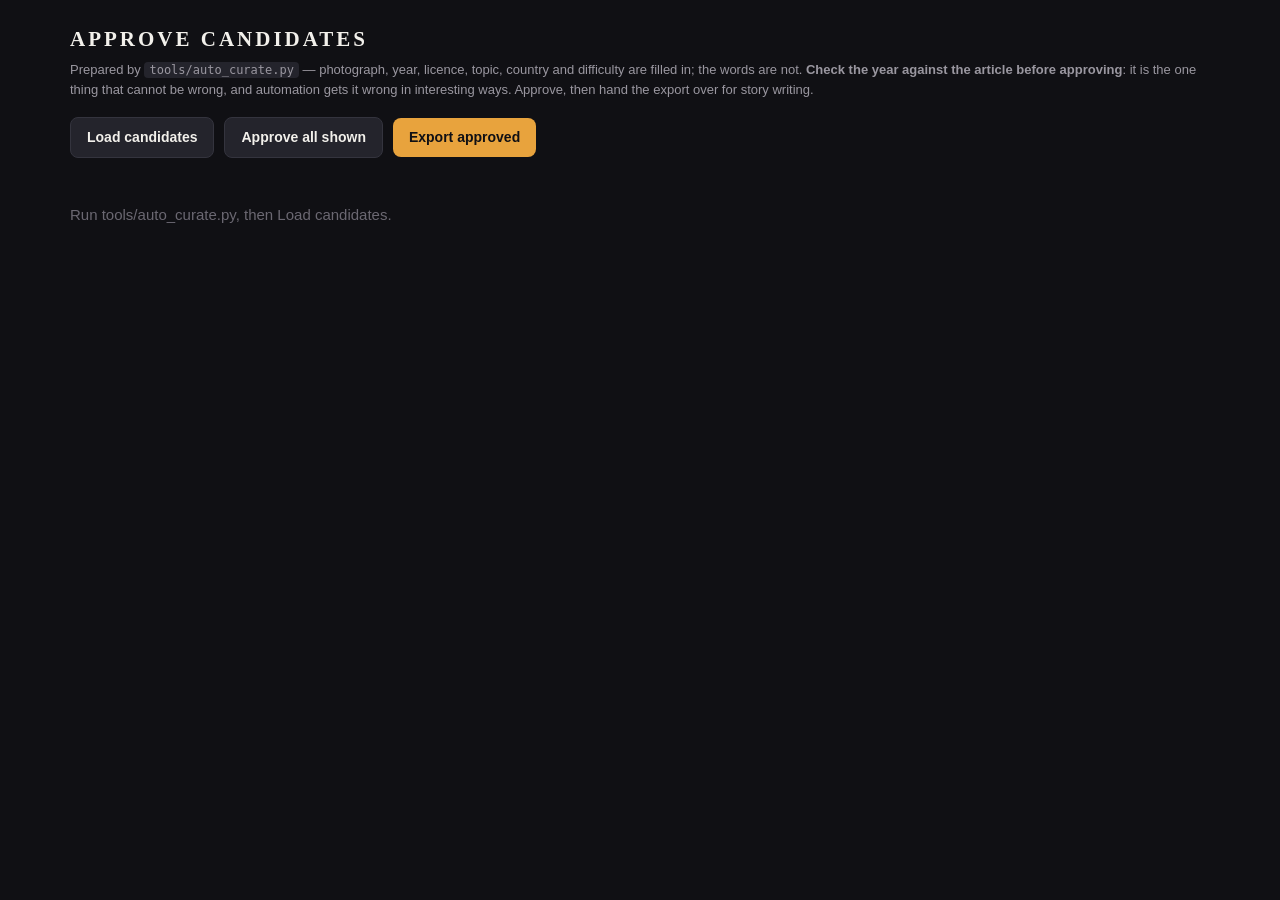
<file: tools/review.html>
<!DOCTYPE html>
<html lang="en">
<head>
<meta charset="utf-8">
<meta name="viewport" content="width=device-width, initial-scale=1">
<title>Yearshot — approve candidates</title>
<meta name="robots" content="noindex">
<style>
:root{--bg:#101014;--surface:#1a1a20;--s2:#24242c;--line:#34343e;--text:#f2f0eb;
  --dim:#9a97a0;--mute:#6b6872;--accent:#e8a33d;--green:#4caf6e;--red:#e05252;--blue:#3987e5}
*{box-sizing:border-box;margin:0;padding:0}
body{background:var(--bg);color:var(--text);font:15px/1.5 -apple-system,BlinkMacSystemFont,"Segoe UI",Roboto,sans-serif;-webkit-font-smoothing:antialiased}
.wrap{max-width:1180px;margin:0 auto;padding:24px 20px 90px}
h1{font-family:Georgia,serif;letter-spacing:3px;font-size:21px}
.sub{color:var(--dim);font-size:13px;margin:4px 0 16px;line-height:1.6}
.sub code{background:var(--s2);padding:1px 5px;border-radius:4px;font-size:12px}
.bar{display:flex;gap:10px;align-items:center;flex-wrap:wrap;margin-bottom:16px}
button{background:var(--accent);color:var(--bg);border:none;border-radius:8px;padding:9px 16px;
  font:inherit;font-size:14px;font-weight:600;cursor:pointer}
button.sec{background:var(--s2);color:var(--text);border:1px solid var(--line)}
#count{font-size:13px;color:var(--dim)}
.grid{display:grid;grid-template-columns:repeat(auto-fill,minmax(300px,1fr));gap:16px}
.cd{background:var(--surface);border:1px solid var(--line);border-radius:12px;overflow:hidden;
  display:flex;flex-direction:column}
.cd.yes{border-color:var(--green)}
.cd.no{opacity:.35}
.cd img{width:100%;height:190px;object-fit:cover;background:#000;cursor:zoom-in;display:block}
.b{padding:11px 13px;flex:1;font-size:12px;color:var(--dim);line-height:1.5}
.hd{display:flex;align-items:center;gap:8px;flex-wrap:wrap;margin-bottom:6px}
.y{font-size:19px;font-weight:700;color:var(--text);font-variant-numeric:tabular-nums}
.p{font-size:10px;text-transform:uppercase;letter-spacing:.5px;padding:2px 7px;border-radius:999px;
  background:#2e2e37;color:var(--dim)}
.p.c{background:rgba(57,135,229,.16);color:#7db3f0}
.p.d{background:rgba(232,163,61,.16);color:var(--accent)}
.t{color:var(--text);font-weight:600;font-size:13px;margin-bottom:5px}
.s{max-height:76px;overflow:auto}
.acts{display:flex;gap:8px;padding:0 13px 13px}
.acts button{flex:1;padding:8px 0;font-size:13px}
.acts .no{background:transparent;color:var(--red);border:1px solid var(--line)}
.warnrow{color:var(--accent);font-size:11px;margin-top:5px}
#lightbox{position:fixed;inset:0;background:rgba(0,0,0,.93);display:none;align-items:center;
  justify-content:center;z-index:50;cursor:zoom-out;padding:24px}
#lightbox.on{display:flex}
#lightbox img{max-width:100%;max-height:92vh;object-fit:contain;border-radius:6px}
.empty{color:var(--mute);padding:30px 0}
</style>
</head>
<body>
<div class="wrap">
  <h1>APPROVE CANDIDATES</h1>
  <p class="sub">
    Prepared by <code>tools/auto_curate.py</code> — photograph, year, licence, topic, country and
    difficulty are filled in; the words are not. <strong>Check the year against the article
    before approving</strong>: it is the one thing that cannot be wrong, and automation gets it
    wrong in interesting ways. Approve, then hand the export over for story writing.
  </p>

  <div class="bar">
    <button id="load" class="sec">Load candidates</button>
    <button id="all" class="sec">Approve all shown</button>
    <button id="export">Export approved</button>
    <span id="count"></span>
  </div>
  <div class="grid" id="grid"></div>
</div>
<div id="lightbox"><img alt="full size"></div>

<script>
"use strict";
const $ = (id) => document.getElementById(id);
const KEY = "ys.approved";
let items = [], decisions = {};
try { decisions = JSON.parse(localStorage.getItem(KEY)) || {}; } catch { decisions = {}; }

const thumb = (f, w) => "https://commons.wikimedia.org/wiki/Special:FilePath/"
  + encodeURIComponent(f) + "?width=" + w;

function save() { localStorage.setItem(KEY, JSON.stringify(decisions)); render(); }

function render() {
  const yes = items.filter((i) => decisions[i.id] === "yes");
  $("count").textContent = items.length
    ? `${items.length} candidates · ${yes.length} approved · ${Math.floor(yes.length / 5)} full day(s)`
    : "";
  const g = $("grid"); g.innerHTML = "";
  if (!items.length) { g.innerHTML = '<div class="empty">Run tools/auto_curate.py, then Load candidates.</div>'; return; }

  for (const it of items) {
    const c = document.createElement("div");
    c.className = "cd" + (decisions[it.id] === "yes" ? " yes" : decisions[it.id] === "no" ? " no" : "");

    const im = document.createElement("img");
    im.src = thumb(it.commonsFile, 500); im.loading = "lazy";
    im.onclick = () => { $("lightbox").querySelector("img").src = thumb(it.commonsFile, 1600);
                         $("lightbox").classList.add("on"); };

    const b = document.createElement("div"); b.className = "b";
    const hd = document.createElement("div"); hd.className = "hd";
    hd.innerHTML = `<span class="y">${it.year}</span>`
      + `<span class="p d">tier ${it.difficulty}</span>`
      + `<span class="p">${it.topic}</span>`
      + `<span class="p c">${it.country || "no country"}</span>`;
    const t = document.createElement("div"); t.className = "t"; t.textContent = it.sourceArticle;
    const s = document.createElement("div"); s.className = "s"; s.textContent = it.sourceSummary;
    b.append(hd, t, s);

    const warn = [];
    if (it.possibleDuplicate) warn.push(`library may already have this: "${it.possibleDuplicate}"`);
    if (!it.country) warn.push("country not detected");
    if (it._width && it._width < 1200) warn.push(`soft ${it._width}×${it._height}`);
    if (warn.length) {
      const w = document.createElement("div"); w.className = "warnrow";
      w.textContent = "! " + warn.join(" · ");
      b.appendChild(w);
    }

    const a = document.createElement("div"); a.className = "acts";
    const ok = document.createElement("button");
    ok.textContent = decisions[it.id] === "yes" ? "Approved" : "Approve";
    ok.onclick = () => { decisions[it.id] = "yes"; save(); };
    const no = document.createElement("button"); no.className = "no"; no.textContent = "Reject";
    no.onclick = () => { decisions[it.id] = "no"; save(); };
    a.append(ok, no);

    c.append(im, b, a);
    g.appendChild(c);
  }
}

$("load").addEventListener("click", async () => {
  try {
    items = await (await fetch("candidates.json", { cache: "no-cache" })).json();
    render();
  } catch { $("count").textContent = "no candidates.json — run tools/auto_curate.py first"; }
});

$("all").addEventListener("click", () => {
  if (!confirm("Approve every candidate shown? Check the years first.")) return;
  for (const i of items) if (!decisions[i.id]) decisions[i.id] = "yes";
  save();
});

$("export").addEventListener("click", () => {
  const out = items.filter((i) => decisions[i.id] === "yes");
  if (!out.length) { alert("Nothing approved yet."); return; }
  const blob = new Blob([JSON.stringify(out, null, 2)], { type: "application/json" });
  const a = document.createElement("a");
  a.href = URL.createObjectURL(blob); a.download = "approved-batch.json"; a.click();
  URL.revokeObjectURL(a.href);
});

$("lightbox").addEventListener("click", () => $("lightbox").classList.remove("on"));
document.addEventListener("keydown", (e) => { if (e.key === "Escape") $("lightbox").classList.remove("on"); });
render();
</script>
</body>
</html>
</file>
